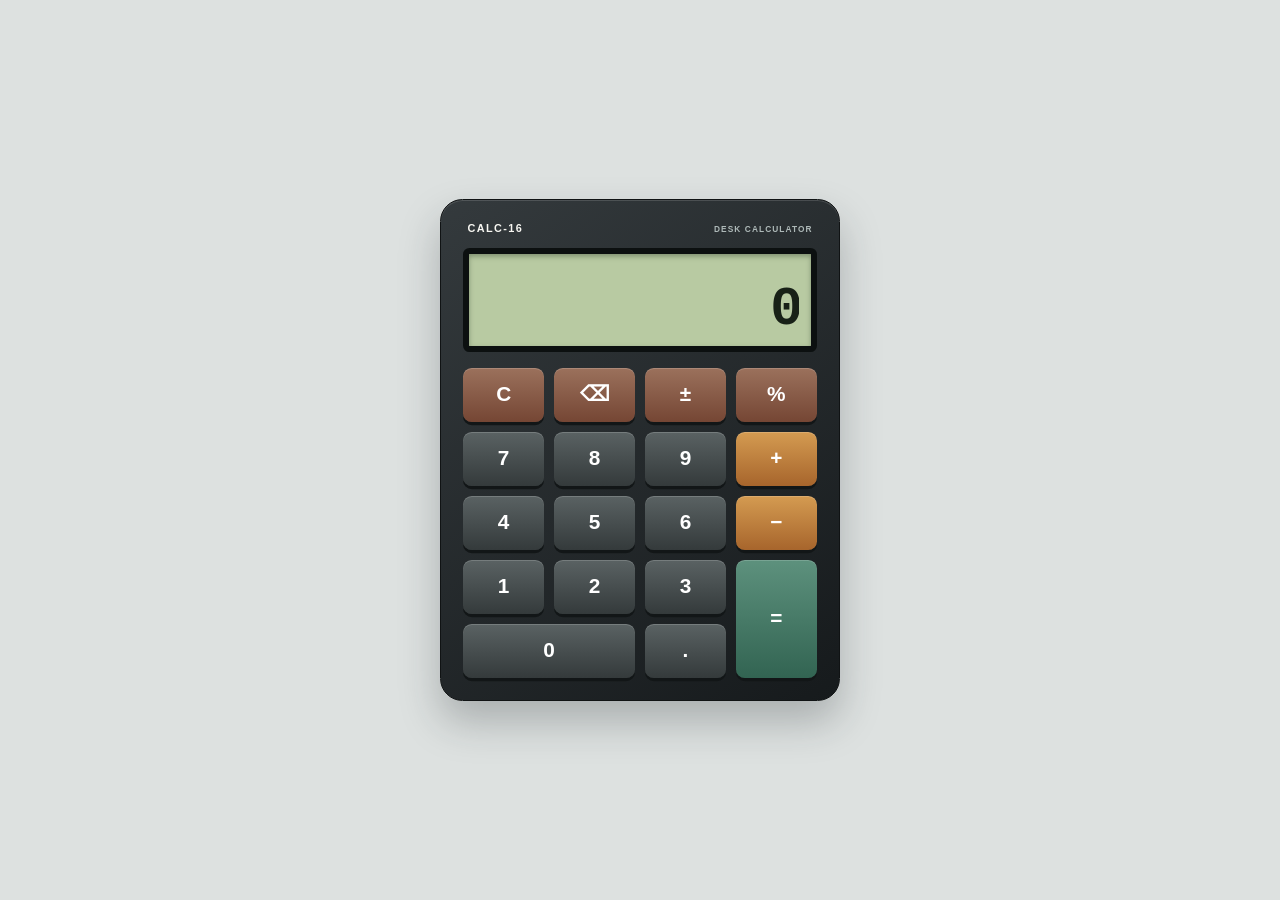
<file: apps/calculator/index.html>
<!doctype html>
<html lang="en">
  <head>
    <meta charset="utf-8">
    <meta name="viewport" content="width=device-width, initial-scale=1">
    <title>Desk Calculator</title>
    <link rel="stylesheet" href="styles.css">
  </head>
  <body>
    <main class="calculator" aria-label="Calculator">
      <header>
        <p class="brand">CALC-16</p>
        <p class="model">DESK CALCULATOR</p>
      </header>
      <section class="display" aria-label="Calculator display">
        <p class="expression" id="expression">&nbsp;</p>
        <output id="result" aria-live="polite">0</output>
      </section>
      <div class="keys" role="group" aria-label="Calculator keys">
        <button class="utility" type="button" data-action="clear" aria-label="Clear">C</button>
        <button class="utility" type="button" data-action="backspace" aria-label="Backspace">⌫</button>
        <button class="utility" type="button" data-action="sign" aria-label="Change sign">±</button>
        <button class="utility" type="button" data-action="percent" aria-label="Percent">%</button>
        <button type="button" data-action="digit" data-value="7">7</button>
        <button type="button" data-action="digit" data-value="8">8</button>
        <button type="button" data-action="digit" data-value="9">9</button>
        <button class="operator" type="button" data-action="operator" data-value="+" aria-label="Add">+</button>
        <button type="button" data-action="digit" data-value="4">4</button>
        <button type="button" data-action="digit" data-value="5">5</button>
        <button type="button" data-action="digit" data-value="6">6</button>
        <button class="operator" type="button" data-action="operator" data-value="-" aria-label="Subtract">−</button>
        <button type="button" data-action="digit" data-value="1">1</button>
        <button type="button" data-action="digit" data-value="2">2</button>
        <button type="button" data-action="digit" data-value="3">3</button>
        <button class="equals" type="button" data-action="equals" aria-label="Equals">=</button>
        <button class="zero" type="button" data-action="digit" data-value="0">0</button>
        <button type="button" data-action="decimal" aria-label="Decimal point">.</button>
      </div>
    </main>
    <script type="module" src="app.mjs"></script>
  </body>
</html>
</file>
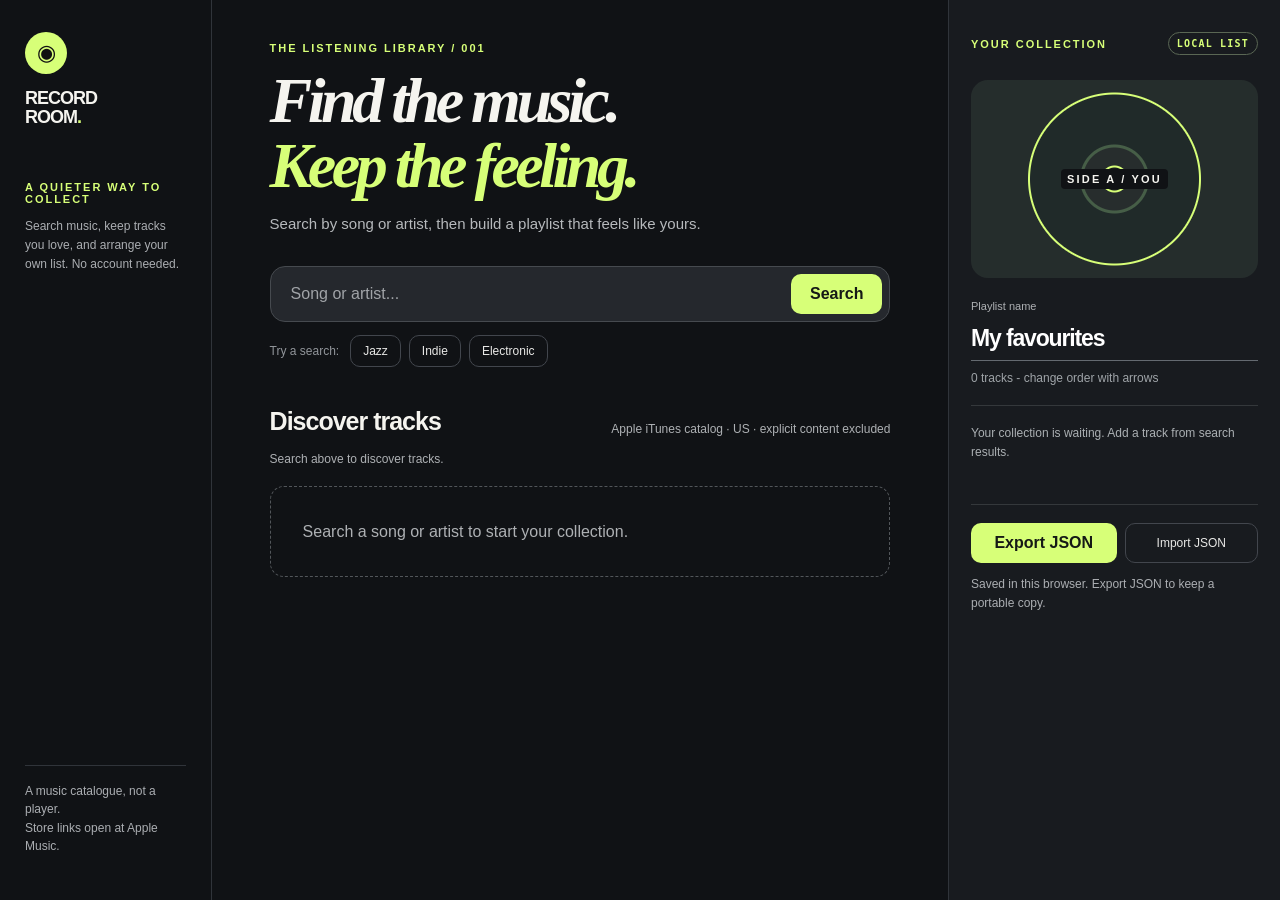
<file: apps/record-room/index.html>
<!doctype html>
<html lang="en" data-api-base="">
<head>
  <meta charset="utf-8">
  <meta name="viewport" content="width=device-width, initial-scale=1">
  <title>Record Room - find it, keep it</title>
  <link rel="stylesheet" href="./styles.css">
</head>
<body>
  <div class="shell">
    <aside class="rail" aria-label="About Record Room">
      <div><div class="brand-mark" aria-hidden="true">◉</div><div class="brand">RECORD<br>ROOM<span>.</span></div></div>
      <div><div class="eyebrow">A quieter way to collect</div><p>Search music, keep tracks you love, and arrange your own list. No account needed.</p></div>
      <p class="rail-foot">A music catalogue, not a player.<br>Store links open at Apple Music.</p>
    </aside>
    <main>
      <div class="eyebrow">The listening library / 001</div>
      <h1>Find the music.<br><span>Keep the feeling.</span></h1>
      <p class="intro">Search by song or artist, then build a playlist that feels like yours.</p>
      <form class="search" id="searchForm">
        <label class="visually-hidden" for="query">Search by song or artist</label>
        <input id="query" type="search" autocomplete="off" placeholder="Song or artist..." minlength="2" maxlength="120" required>
        <button type="submit">Search</button>
      </form>
      <div class="chips"><span>Try a search:</span>
        <button type="button" data-query="jazz">Jazz</button>
        <button type="button" data-query="indie">Indie</button>
        <button type="button" data-query="electronic">Electronic</button>
      </div>
      <div class="section-head"><h2>Discover tracks</h2><small>Apple iTunes catalog · US · explicit content excluded</small></div>
      <p id="searchStatus" role="status" aria-live="polite">Search above to discover tracks.</p>
      <button type="button" class="secondary" id="retrySearch" hidden>Retry search</button>
      <div class="results" id="results">
        <div class="empty">Search a song or artist to start your collection.</div>
      </div>
    </main>
    <section class="playlist" aria-label="Your playlist">
      <div class="playlist-top"><span class="eyebrow">Your collection</span><span class="tag">Local list</span></div>
      <div class="record-art" aria-hidden="true"><span>SIDE A / YOU</span></div>
      <label class="name-label" for="playlistName">Playlist name</label>
      <input id="playlistName" maxlength="60" value="My favourites">
      <p class="playlist-count" id="playlistCount">0 tracks</p>
      <ol class="tracks" id="tracks"></ol>
      <div class="playlist-footer">
        <div class="file-actions">
          <button type="button" class="primary" id="export">Export JSON</button>
          <button type="button" class="secondary" id="import">Import JSON</button>
          <input class="visually-hidden" type="file" id="importFile" accept=".json,application/json">
        </div>
        <p class="fine" id="saveStatus" role="status" aria-live="polite"></p>
      </div>
    </section>
  </div>
  <script type="module" src="./app.mjs"></script>
</body>
</html>
</file>
<file: apps/calculator/styles.css>
:root {
  color: #182117;
  background: #dde1e0;
  font-family: Arial, Helvetica, sans-serif;
}

* { box-sizing: border-box; }

body {
  align-items: center;
  display: flex;
  justify-content: center;
  margin: 0;
  min-height: 100vh;
  padding: 1.5rem;
}

.calculator {
  background: linear-gradient(145deg, #343a3d, #161a1c);
  border: 1px solid #101314;
  border-radius: 1.4rem;
  box-shadow: 0 1.3rem 2.5rem #1d252844, inset 0 1px #ffffff24;
  max-width: 25rem;
  padding: 1.4rem;
  width: 100%;
  color: #f8f7f2;
}

header {
  align-items: baseline;
  display: flex;
  justify-content: space-between;
  margin: 0 .25rem .85rem;
}

.brand, .model {
  font-size: .68rem;
  font-weight: 700;
  letter-spacing: .13em;
  margin: 0;
}

.model { color: #aeb9b8; font-size: .52rem; }

.display {
  background: #b8caa2;
  border: .42rem solid #0c1010;
  border-radius: .4rem;
  box-shadow: inset 0 .15rem .35rem #5262488c;
  color: #182117;
  margin-bottom: 1rem;
  min-height: 6rem;
  padding: .55rem .75rem;
  text-align: right;
}

.expression {
  color: #4a5943;
  font-family: "Courier New", monospace;
  font-size: .82rem;
  height: 1rem;
  margin: 0 0 .25rem;
  overflow: hidden;
}

output {
  display: block;
  font-family: "Courier New", monospace;
  font-size: clamp(2rem, 10vw, 3.4rem);
  font-weight: 700;
  letter-spacing: -.08em;
  line-height: 1;
  overflow: hidden;
  text-overflow: ellipsis;
}

.keys {
  display: grid;
  gap: .65rem;
  grid-template-columns: repeat(4, 1fr);
}

button {
  background: linear-gradient(#5a6263, #343a3b);
  border: 0;
  border-radius: .55rem;
  box-shadow: 0 .2rem #121617, inset 0 1px #ffffff2b;
  color: #fff;
  cursor: pointer;
  font: 700 1.3rem/1 Arial, Helvetica, sans-serif;
  min-height: 3.35rem;
  padding: .5rem;
}

button:active { box-shadow: inset 0 .2rem .35rem #0008; transform: translateY(.15rem); }
button:focus-visible { outline: 3px solid #d6f58e; outline-offset: 3px; }
.utility { background: linear-gradient(#9b715c, #754634); }
.operator { background: linear-gradient(#d49b51, #a7652c); }
.equals { background: linear-gradient(#5d917d, #326452); grid-row: span 2; }
.zero { grid-column: span 2; }

@media (max-width: 23rem) {
  body { padding: .5rem; }
  .calculator { border-radius: .8rem; padding: 1rem; }
  .keys { gap: .45rem; }
  button { min-height: 2.8rem; }
}
</file>
<file: apps/record-room/styles.css>
:root {
  color-scheme: dark;
  font-family: "Avenir Next", "Segoe UI", sans-serif;
  background: #101215;
  color: #f5f4ef;
}
* { box-sizing: border-box; }
body { margin: 0; min-height: 100vh; }
button, input { font: inherit; }
button { cursor: pointer; }
button:disabled { cursor: not-allowed; opacity: .55; }
:focus-visible { outline: 3px solid #d7ff78; outline-offset: 3px; }
.visually-hidden { position: absolute; width: 1px; height: 1px; overflow: hidden; clip-path: inset(50%); white-space: nowrap; }
.shell { display: grid; grid-template-columns: 212px minmax(0, 1fr) 332px; max-width: 1550px; min-height: 100vh; margin: auto; }
.rail { padding: 32px 25px; border-right: 1px solid #30343a; display: flex; flex-direction: column; gap: 55px; }
.brand { font-size: 18px; letter-spacing: -.055em; font-weight: 850; line-height: 1.04; }
.brand span { color: #d7ff78; }
.brand-mark { display: inline-grid; place-items: center; width: 42px; height: 42px; border-radius: 50%; background: #d7ff78; color: #111; margin-bottom: 15px; font-size: 22px; }
.eyebrow { color: #d7ff78; text-transform: uppercase; letter-spacing: .18em; font-size: 11px; font-weight: 800; }
.rail p, .fine { color: #abaeb2; line-height: 1.55; font-size: 12px; }
.rail-foot { margin-top: auto; border-top: 1px solid #30343a; padding-top: 16px; }
main { min-width: 0; padding: 42px clamp(22px, 4.5vw, 80px) 80px; }
h1 { font: italic 700 clamp(38px, 5vw, 66px)/1.02 "Iowan Old Style", Georgia, serif; letter-spacing: -.07em; max-width: 700px; margin: 14px 0 13px; }
h1 span { color: #d7ff78; }
.intro { margin: 0 0 30px; max-width: 550px; line-height: 1.6; color: #b6b9bc; font-size: 15px; }
.search { display: flex; gap: 8px; padding: 7px; background: #25282d; border: 1px solid #464a4f; border-radius: 15px; max-width: 760px; }
.search input { min-width: 0; flex: 1; background: transparent; color: #fff; border: 0; padding: 11px 13px; outline: none; }
.search input::placeholder { color: #a1a4a8; }
.search button, .primary { border: 0; border-radius: 10px; padding: 11px 19px; background: #d7ff78; color: #151916; font-weight: 800; }
.search button:hover, .primary:hover { background: #e9ffa8; }
.chips { display: flex; flex-wrap: wrap; gap: 8px; align-items: center; margin: 13px 0 40px; }
.chips span { color: #91959a; font-size: 12px; margin-right: 3px; }
.chips button, .secondary { border: 1px solid #42464d; background: transparent; color: #e8e8e6; padding: 8px 12px; border-radius: 10px; font-size: 12px; }
.chips button:hover, .secondary:hover { border-color: #d7ff78; }
.section-head { display: flex; justify-content: space-between; gap: 15px; align-items: end; margin-bottom: 16px; }
h2 { font-size: 25px; letter-spacing: -.04em; margin: 0; }
.section-head small, #searchStatus { color: #aeb1b4; font-size: 12px; }
#searchStatus { min-height: 22px; margin: 0 0 12px; }
.results { display: grid; gap: 10px; }
.result { display: grid; grid-template-columns: 48px minmax(0,1fr) auto; align-items: center; gap: 14px; background: #1c1f23; border: 1px solid #353940; border-radius: 14px; padding: 13px; }
.result:hover { border-color: #6a7375; }
.disc { width: 46px; height: 46px; background: radial-gradient(circle at center, #21252a 0 5px, #a5e97e 6px 7px, #252f31 8px 14px, #415149 15px 16px, #252a2b 17px); border-radius: 50%; }
.song-title { font-size: 14px; font-weight: 750; overflow-wrap: anywhere; }
.song-meta { color: #a7abb0; font-size: 12px; margin-top: 5px; overflow-wrap: anywhere; }
.result-actions { display: flex; align-items: center; gap: 9px; }
.result-actions a { color: #d7ff78; font-size: 12px; text-underline-offset: 3px; }
.add { border: 1px solid #d7ff78; background: transparent; color: #d7ff78; border-radius: 9px; padding: 8px 11px; font-weight: 750; font-size: 12px; white-space: nowrap; }
.add:hover { background: #2d3b24; }
.empty { border: 1px dashed #52565a; border-radius: 14px; padding: 32px; color: #aeb1b4; line-height: 1.6; }
.playlist { border-left: 1px solid #30343a; background: #181b1f; padding: 32px 22px 40px; min-width: 0; }
.playlist-top { display: flex; justify-content: space-between; align-items: center; }
.tag { font: 700 10px ui-monospace, monospace; letter-spacing: .12em; text-transform: uppercase; border: 1px solid #5a6754; color: #d7ff78; border-radius: 20px; padding: 5px 8px; }
.record-art { display: grid; place-items: center; height: 198px; overflow: hidden; border-radius: 17px; margin: 25px 0 22px; background: radial-gradient(circle at center, #161b1b 0 11px, #d7ff78 12px 13px, #272d2d 14px 31px, #465e47 32px 34px, #202a29 35px 84px, #d7ff78 85px 86px, #252d2c 87px); }
.record-art span { font-size: 11px; font-weight: 850; letter-spacing: .2em; background: #101215; padding: 4px 6px; border-radius: 4px; }
.name-label { font-size: 11px; color: #aeb1b4; display: block; margin-bottom: 7px; }
#playlistName { width: 100%; background: transparent; color: #fff; border: 0; border-bottom: 1px solid #646a70; font-size: 23px; font-weight: 800; letter-spacing: -.05em; padding: 6px 0 8px; }
.playlist-count { color: #9fa4a8; font-size: 12px; margin: 10px 0 20px; }
.tracks { padding: 0; list-style: none; display: grid; gap: 6px; margin: 0; }
.track { display: grid; grid-template-columns: 22px minmax(0,1fr) auto; gap: 6px; align-items: center; padding: 10px 0; border-top: 1px solid #34383b; }
.track-num { color: #9fa4a8; font: 11px ui-monospace, monospace; }
.track-title { font-weight: 700; font-size: 12px; overflow-wrap: anywhere; }
.track-artist { color: #9fa4a8; font-size: 11px; margin-top: 3px; }
.track-actions { display: flex; gap: 2px; }
.track-actions button { border: 0; background: transparent; color: #c4c7c8; padding: 5px; border-radius: 4px; font-size: 15px; }
.track-actions button:hover { background: #32383b; color: #fff; }
.playlist-empty { border-top: 1px solid #34383b; padding: 18px 0; font-size: 12px; line-height: 1.6; color: #abb0b3; }
.playlist-footer { border-top: 1px solid #34383b; margin-top: 24px; padding-top: 18px; }
.file-actions { display: flex; gap: 8px; }
.file-actions button { flex: 1; }
#saveStatus { min-height: 35px; }
@media (max-width: 1100px) { .shell { grid-template-columns: minmax(0,1fr) 320px; } .rail { display: none; } }
@media (max-width: 770px) { .shell { display: flex; flex-direction: column; } main { padding: 32px 20px 30px; } .playlist { border-left: 0; border-top: 1px solid #30343a; } .record-art { height: 120px; } }
@media (max-width: 480px) { .result { grid-template-columns: 39px minmax(0,1fr); } .disc { width: 38px; height: 38px; } .result-actions { grid-column: 2; } h1 { font-size: 39px; } .search button { padding: 11px; } }
</file>
